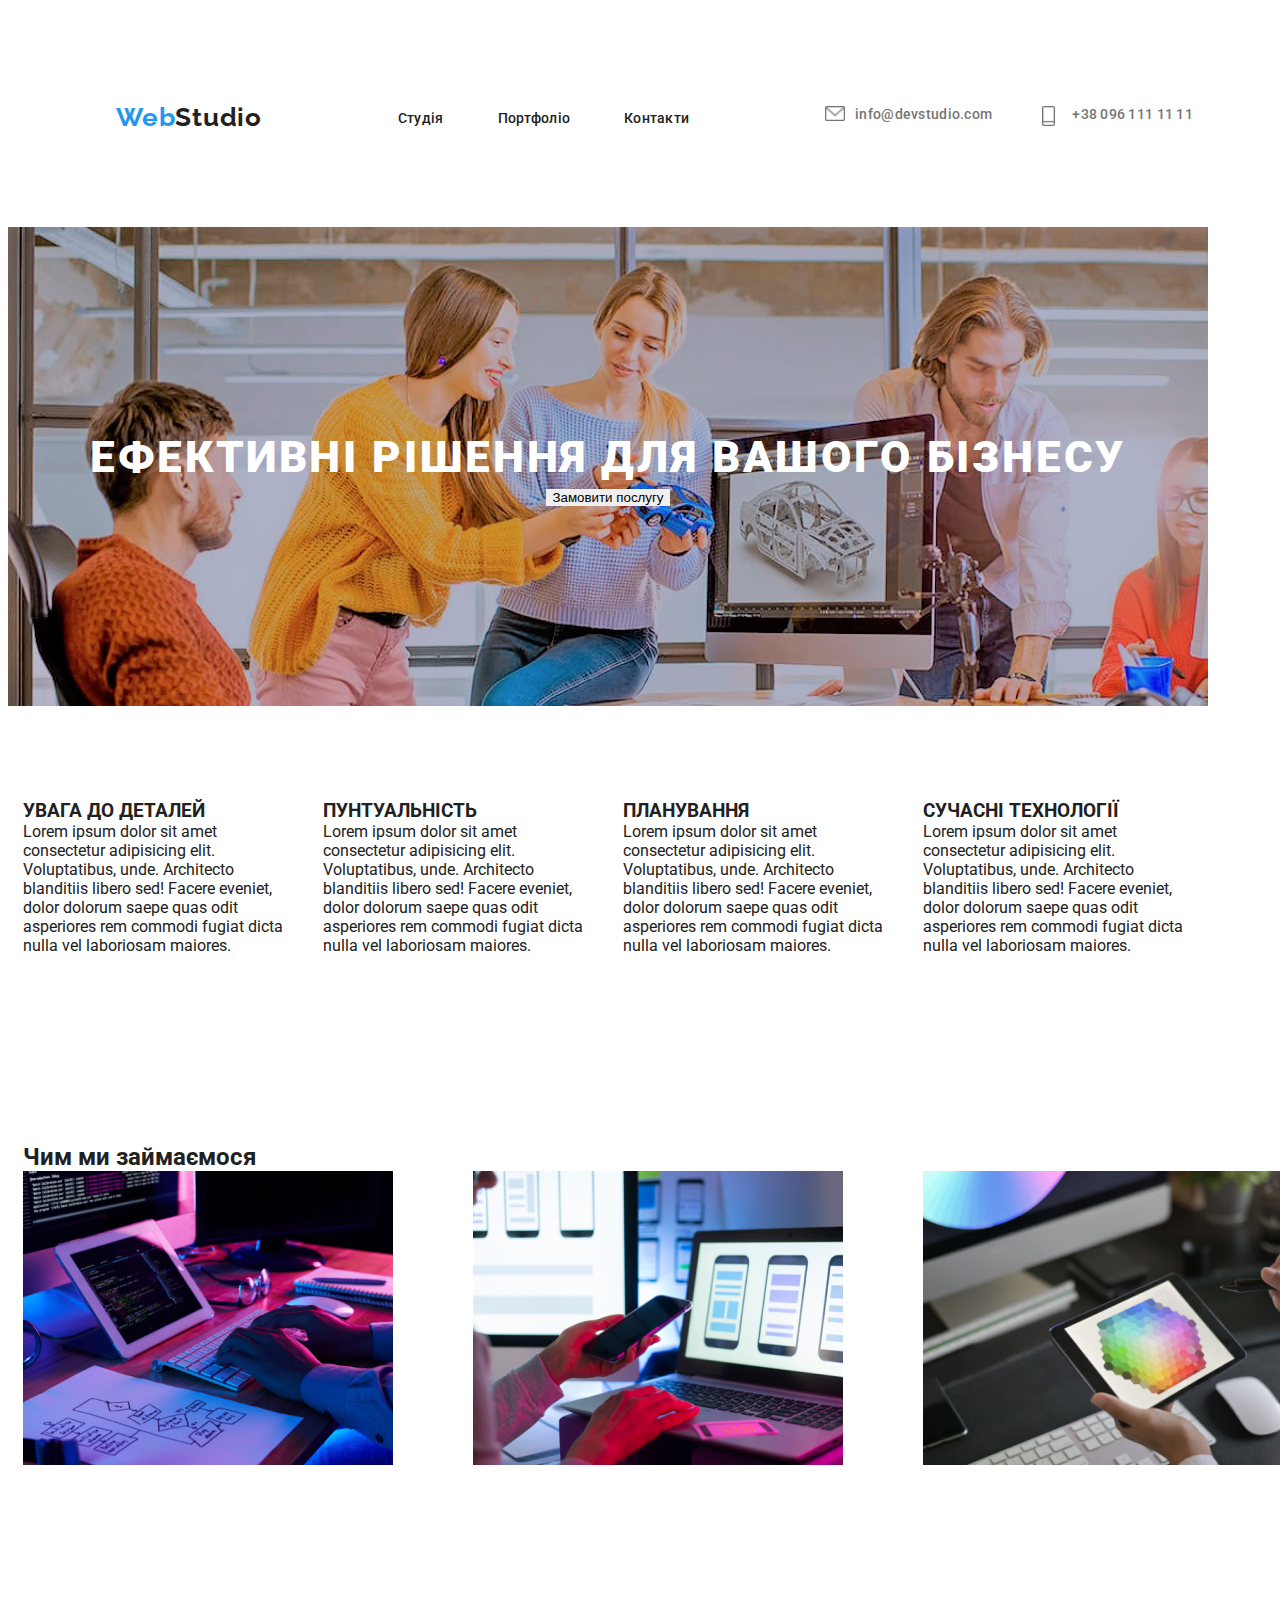
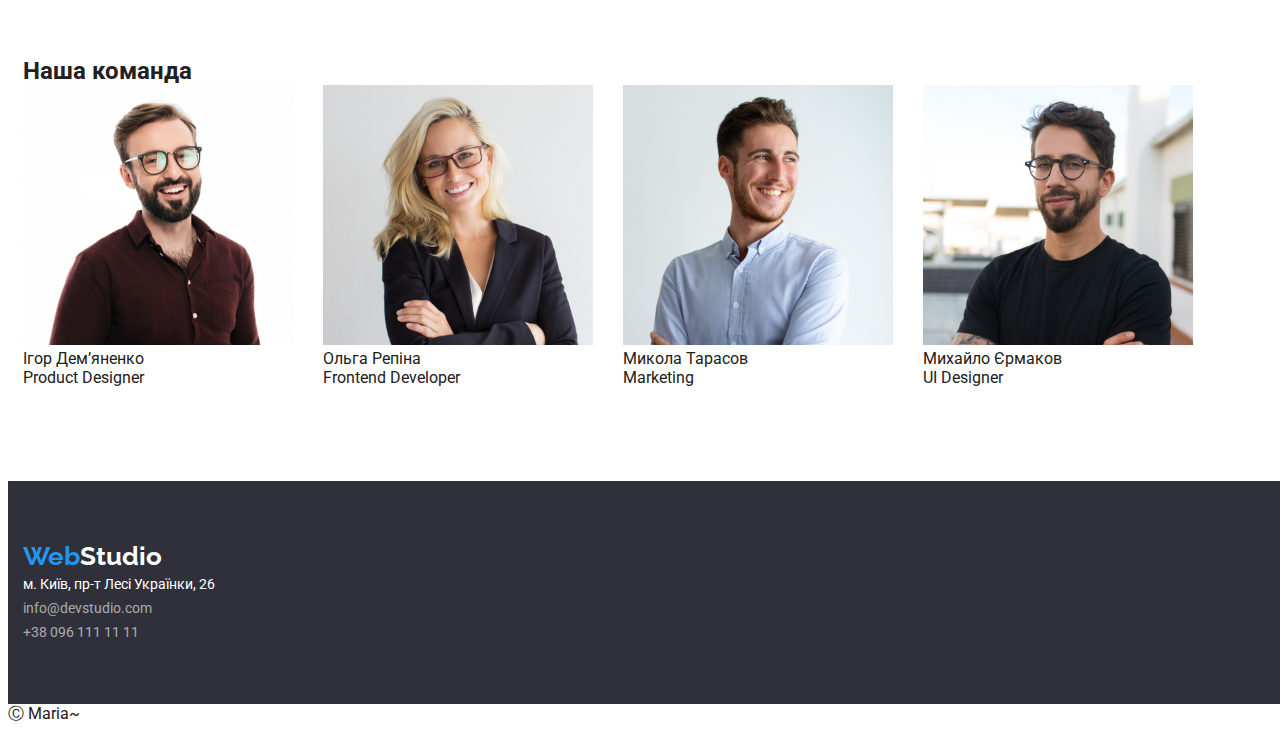
<file: index.html>
<!DOCTYPE html>
<html lang="en">

<head>
    <meta charset="UTF-8">
    <meta http-equiv="X-UA-Compatible" content="IE=edge">
    <meta name="viewport" content="width=device-width, initial-scale=1.0">
    <title>WebStudio hw9</title>
    <link rel="preconnect" href="https://fonts.googleapis.com">
    <link rel="preconnect" href="https://fonts.gstatic.com" crossorigin>
    <link
        href="https://fonts.googleapis.com/css2?family=Raleway:wght@900&family=Roboto:wght@400;500;700;900&display=swap"
        rel="stylesheet">
    <link rel="stylesheet" href="./styles.css">
</head>

<body>
    <!-- Шапка -->
    <header class="section">
        <div class="container">
            <nav>
                <a class="logo" href="./"><span>Web</span>Studio</a>
                <ul class="nav-list">
                    <li class="nav-item">
                        <a class="nav-link" href="./">Студія</a>
                    </li>
                    <li class="nav-item">
                        <a class="nav-link" href="./portfolio.html">Портфоліо</a>
                    </li>
                    <li class="nav-item">
                        <a class="nav-link" href="">Контакти</a>
                    </li>
                </ul>
                <ul class="contacts-list">
                    <li class="contact-item">
                        <a class="contact-link mail" href="mail:info@devstudio.com">info@devstudio.com</a>
                    </li>
                    <li class="contact-item">
                        <a class="contact-link phone" href="tel:+380961111111">+38 096 111 11 11</a>
                    </li>
                </ul>
            </nav>
        </div>
    </header>
    <main>
        <!-- Секція герой -->
        <section class="section hero">
            <div class="cotainer">
                <h1 class="hero-title">Ефективні рішення для вашого бізнесу</h1>
                <button class="hero-button">Замовити послугу</button>
            </div>
        </section>
        <!-- Особливості -->
        <section class="section">
            <div class="container">
                <!-- <h2>Особливості</h2> -->
                <ul class="features">
                    <li class="features-item">
                        <h3>УВАГА ДО ДЕТАЛЕЙ</h3>
                        <p>Lorem ipsum dolor sit amet consectetur adipisicing elit. Voluptatibus, unde. Architecto
                            blanditiis libero sed! Facere eveniet, dolor dolorum saepe quas odit asperiores rem commodi
                            fugiat dicta nulla vel laboriosam maiores.</p>
                    </li>
                    <li class="features-item">
                        <h3>ПУНТУАЛЬНІСТЬ</h3>
                        <p>Lorem ipsum dolor sit amet consectetur adipisicing elit. Voluptatibus, unde. Architecto
                            blanditiis libero sed! Facere eveniet, dolor dolorum saepe quas odit asperiores rem commodi
                            fugiat dicta nulla vel laboriosam maiores.</p>
                    </li>
                    <li class="features-item">
                        <h3>ПЛАНУВАННЯ</h3>
                        <p>Lorem ipsum dolor sit amet consectetur adipisicing elit. Voluptatibus, unde. Architecto
                            blanditiis libero sed! Facere eveniet, dolor dolorum saepe quas odit asperiores rem commodi
                            fugiat dicta nulla vel laboriosam maiores.</p>
                    </li>
                    <li class="features-item">
                        <h3>СУЧАСНІ ТЕХНОЛОГІЇ</h3>
                        <p>Lorem ipsum dolor sit amet consectetur adipisicing elit. Voluptatibus, unde. Architecto
                            blanditiis libero sed! Facere eveniet, dolor dolorum saepe quas odit asperiores rem commodi
                            fugiat dicta nulla vel laboriosam maiores.</p>
                    </li>
                </ul>
            </div>
        </section>
        <!-- Чим ми займаємося -->
        <section class="section">
            <div class="container">
                <h2>Чим ми займаємося</h2>
                <ul class="jobs">
                    <li class="jobs-item"><img src="./images/main/box 1.jpg" alt=""></li>
                    <li class="jobs-item"><img src="./images/main/box 2.jpg" alt=""></li>
                    <li class="jobs-item"><img src="./images/main/box 3.jpg" alt=""></li>
                </ul>
            </div>
        </section>
        <!-- Наша команда -->
        <section class="section">
            <div class="container">
                <h2>Наша команда</h2>
                <ul class="team">
                    <li class="team-item">
                        <img class="img" src="./images/main/img (4).jpg" alt="Ігор Дем'яненко">
                        <p class="name">Ігор Дем’яненко</p>
                        <p class="job">Product Designer</p>
                    </li>
                    <li class="team-item">
                        <img class="img" src="./images/main/img (1).jpg" alt="Ольга Репіна">
                        <p class="name">Ольга Репіна</p>
                        <p class="job">Frontend Developer</p>
                    </li>
                    <li class="team-item">
                        <img class="img" src="./images/main/img (2).jpg" alt="Микола Тарасов">
                        <p class="name">Микола Тарасов</p>
                        <p class="job">Marketing</p>
                    </li>
                    <li class="team-item">
                        <img class="img" src="./images/main/img (3).jpg" alt="Михайло Єрмаков">
                        <p class="name">Михайло Єрмаков</p>
                        <p class="job">UI Designer</p>
                    </li>
                </ul>
            </div>
        </section>
    </main>
    <!-- Футер -->
    <footer class="section footer">
        <div class="container">
            <a class="logo_white" href="./"><span>Web</span>Studio</a>
            <address class="address">м. Київ, пр-т Лесі Українки, 26</address>
            <ul>
                <li><a class="info" href="mail:info@devstudio.com">info@devstudio.com</a></li>
                <li><a class="info" href="tel:+38 096 111 11 11">+38 096 111 11 11</a></li>
            </ul>
        </div>
    </footer>
    <p>Ⓒ Maria~</p>
</body>

</html>
</file>
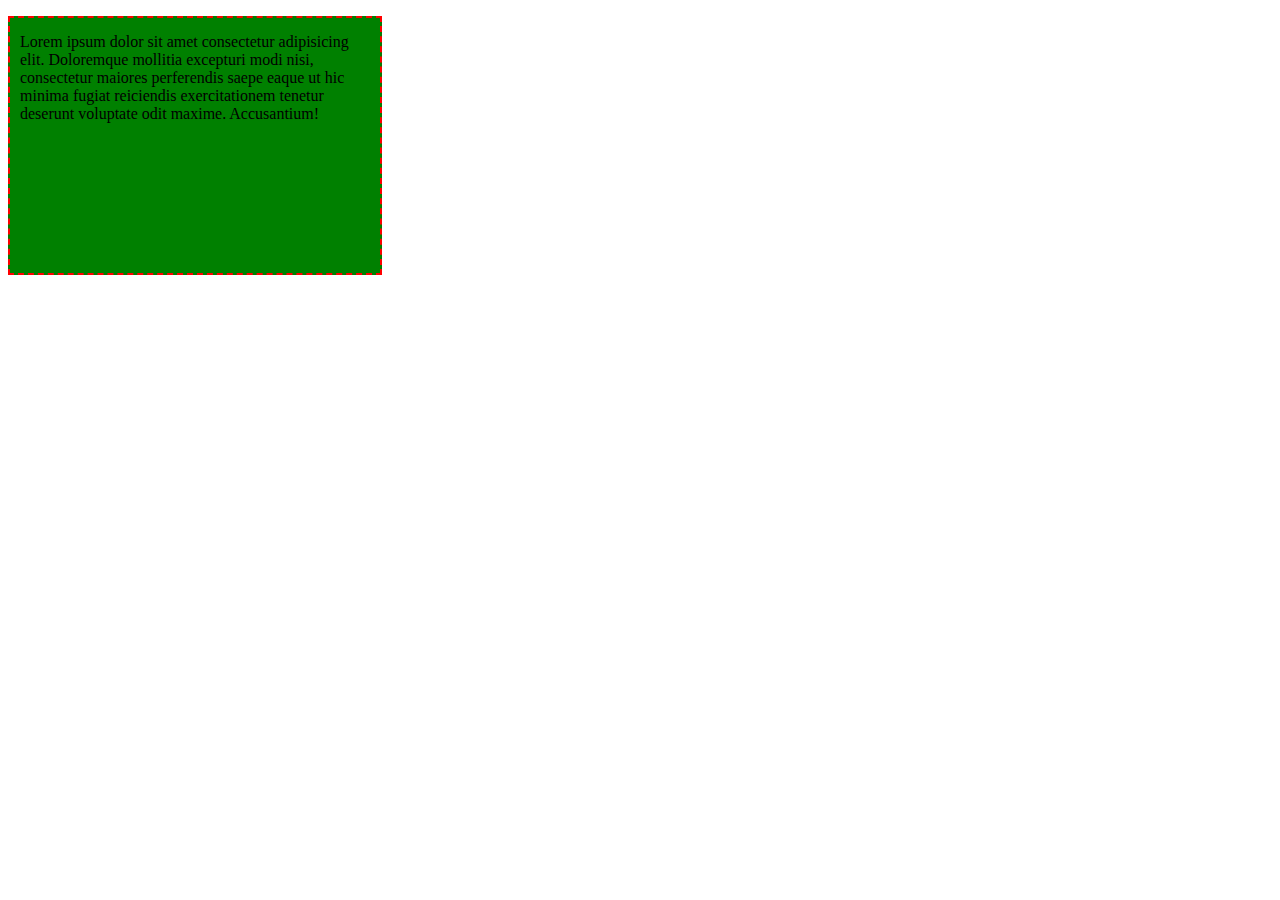
<file: inline-block.html>
<!DOCTYPE html>
<html lang="en">
<head>
    <meta charset="UTF-8">
    <meta http-equiv="X-UA-Compatible" content="IE=edge">
    <meta name="viewport" content="width=device-width, initial-scale=1.0">
    <title>Блокова модель</title>
    <style>
        p{
            width: 350px;
            height: 220px;
            padding-top: 15px;
            padding-left: 10px;
            padding-bottom: 20px;
            padding-right: 10px;
            margin-bottom: 30px;
            border: 2px dashed red;
            background-color: green;
        }
    </style>
</head>
<body>
    <p>Lorem ipsum dolor sit amet consectetur adipisicing elit. Doloremque mollitia excepturi modi nisi, consectetur maiores perferendis saepe eaque ut hic minima fugiat reiciendis exercitationem tenetur deserunt voluptate odit maxime. Accusantium!</p>
</body>
</html>
</file>
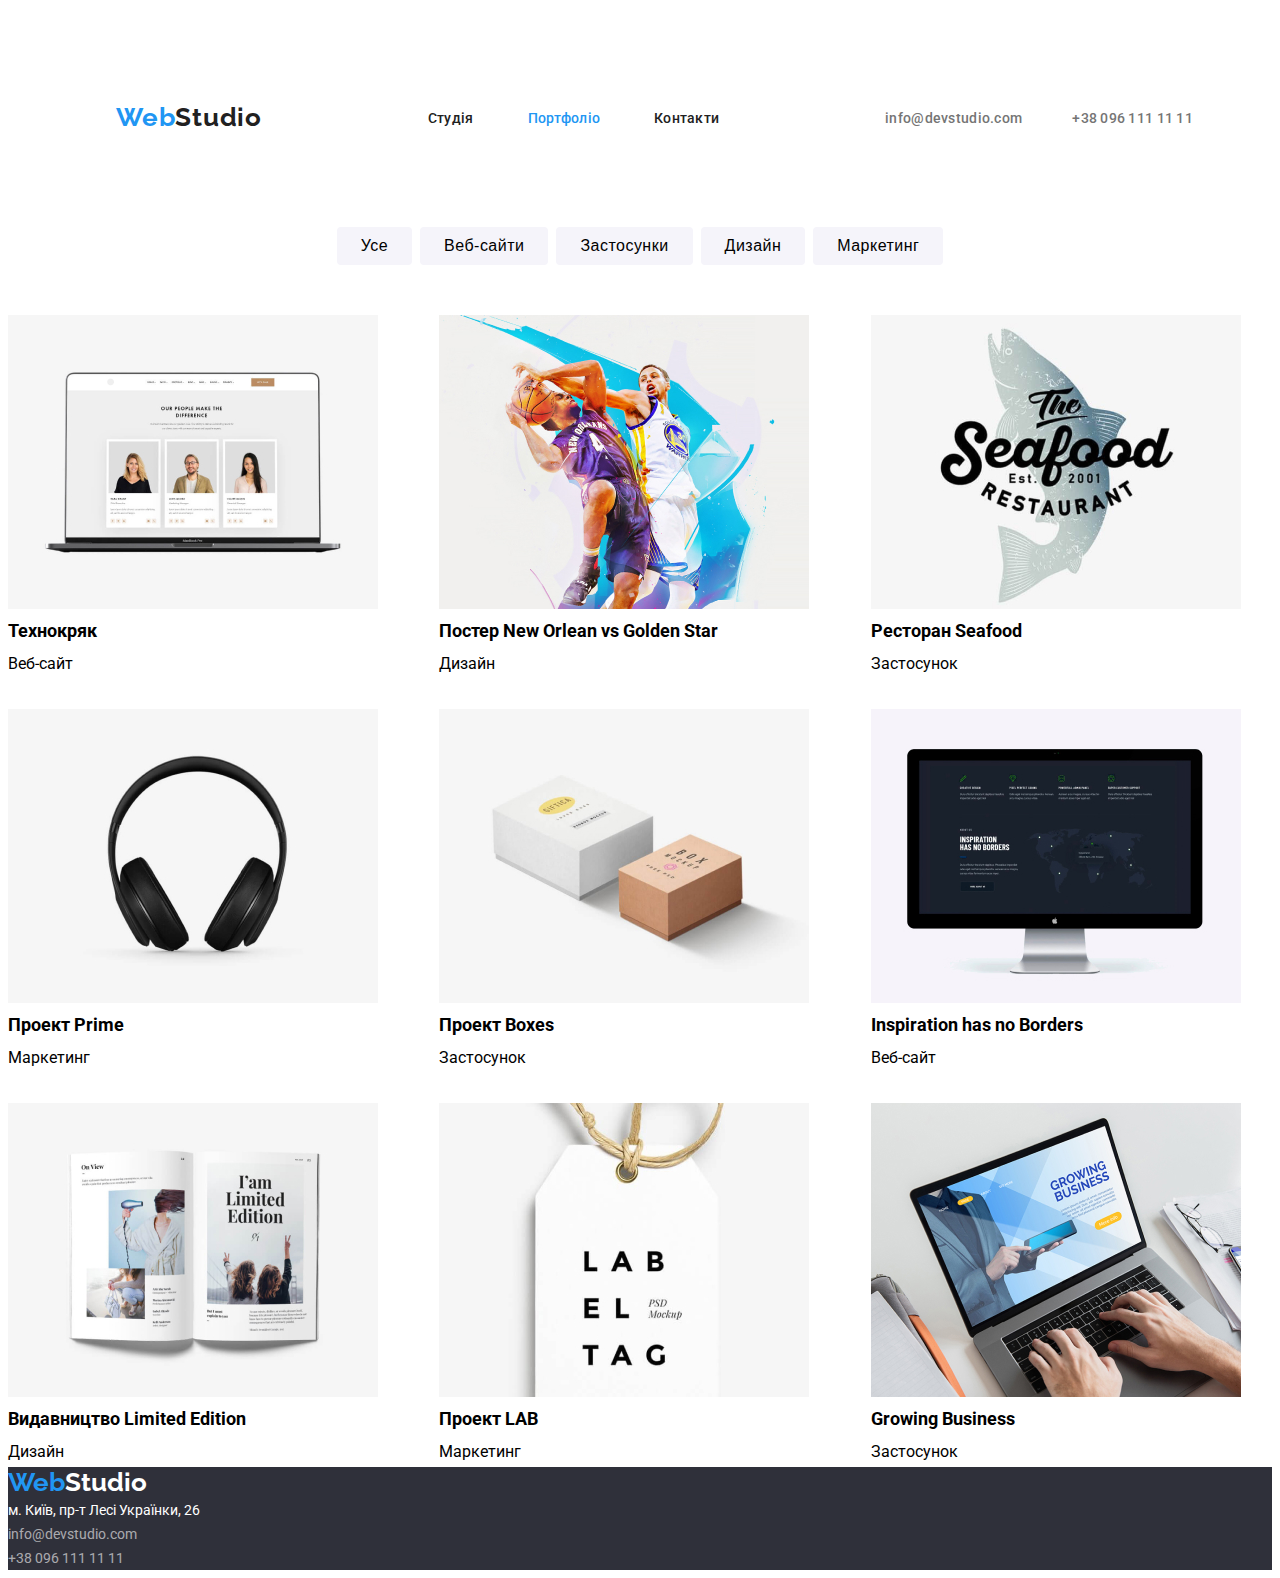
<file: portfolio.html>
<!DOCTYPE html>
<html lang="en">

<head>
    <meta charset="UTF-8">
    <meta http-equiv="X-UA-Compatible" content="IE=edge">
    <meta name="viewport" content="width=device-width, initial-scale=1.0">
    <title>Portfolio hw9</title>
    <link rel="preconnect" href="https://fonts.googleapis.com">
    <link rel="preconnect" href="https://fonts.gstatic.com" crossorigin>
    <link href="https://fonts.googleapis.com/css2?family=Raleway:wght@700&family=Roboto:wght@400;500;700&display=swap"
        rel="stylesheet">
    <link rel="stylesheet" href="./styles.css">
</head>

<body>
    <!-- Шапка -->
    <header class="section">
        <div class="container">
            <nav>
                <a class="logo" href="./index.html"><span>Web</span>Studio</a>
                <ul class="nav-list">
                    <li class="nav-item"><a class="header_text nav-link" href="./index.html">Студія</a></li>
                    <li class="nav-item"><a class="blue nav-link" href="./portfolio.html">Портфоліо</a></li>
                    <li class="nav-item"><a class="header_text nav-link" href="">Контакти</a></li>
                </ul>
                <ul class="nav-list contacts-list">
                    <li class="nav-item contact-item"><a class="contact-link" href="">info@devstudio.com</a></li>
                    <li class="nav-item contact-item"><a class="contact-link" href="">+38 096 111 11 11</a></li>
                </ul>
            </nav>
        </div>
    </header>
    <main>
        <!-- Секція з розділами -->
        <!-- Я зробила кнопками, але тут мабуть можна зробити ссилки замість кнопок -->
        <section>
            <ul class="filter">
                <li class="filter-item"><button type="button" class="filter-btn">Усе</button></li>
                <li class="filter-item"><button type="button" class="filter-btn">Веб-сайти</button></li>
                <li class="filter-item"><button type="button" class="filter-btn">Застосунки</button></li>
                <li class="filter-item"><button type="button" class="filter-btn">Дизайн</button></li>
                <li class="filter-item"><button type="button" class="filter-btn">Маркетинг</button></li>
            </ul>
        </section>
        <!-- Головна секція -->
        <section>
            <ul class="examples">
                <li class="examples-link">
                    <a href="">
                        <img src="./images/laptop.jpg" alt="">
                        <h2 class="img_title">Технокряк</h2>
                        <p class="img_text">Веб-сайт</p>
                    </a>
                </li>
                <li class="examples-link">
                    <a href="">
                        <img src="./images/sport.jpg" alt="">
                        <h2 class="img_title">Постер New Orlean vs Golden Star</h2>
                        <p class="img_text">Дизайн</p>
                    </a>
                </li>
                <li class="examples-link">
                    <a href="">
                        <img src="./images/seafood_rest.jpg" alt="">
                        <h2 class="img_title">Ресторан Seafood</h2>
                        <p class="img_text">Застосунок</p>
                    </a>
                </li>
                <li class="examples-link">
                    <a href="">
                        <img src="./images/headphones.jpg" alt="">
                        <h2 class="img_title">Проект Prime</h2>
                        <p class="img_text">Маркетинг</p>
                    </a>
                </li>
                <li class="examples-link">
                    <a href="">
                        <img src="./images/boxes.jpg" alt="">
                        <h2 class="img_title">Проект Boxes</h2>
                        <p class="img_text">Застосунок</p>
                    </a>
                </li>
                <li class="examples-link">
                    <a href="">
                        <img src="./images/monitor.jpg" alt="">
                        <h2 class="img_title">Inspiration has no Borders</h2>
                        <p class="img_text">Веб-сайт</p>
                    </a>
                </li>
                <li class="examples-link">
                    <a href="">
                        <img src="./images/book.jpg" alt="">
                        <h2 class="img_title">Видавництво Limited Edition</h2>
                        <p class="img_text">Дизайн</p>
                    </a>
                </li>
                <li class="examples-link">
                    <a href="">
                        <img src="./images/label_tag.jpg" alt="">
                        <h2 class="img_title">Проект LAB</h2>
                        <p class="img_text">Маркетинг</p>
                    </a>
                </li>
                <li class="examples-link">
                    <a href="">
                        <img src="./images/gr_business.jpg" alt="">
                        <h2 class="img_title">Growing Business</h2>
                        <p class="img_text">Застосунок</p>
                    </a>
                </li>
            </ul>
        </section>
    </main>
    <!-- Футер -->
    <footer class="footer">
        <a class="logo_white" href="./"><span>Web</span>Studio</a>
        <address class="address">м. Київ, пр-т Лесі Українки, 26</address>
        <ul>
            <li><a class="info" href="mail:info@devstudio.com">info@devstudio.com</a></li>
            <li><a class="info" href="tel:+38 096 111 11 11">+38 096 111 11 11</a></li>
        </ul>
    </footer>
</body>

</html>
</file>
<file: styles.css>
:root {
    --accent-color: #2196F3;
    --primary-text-color: #212121;
    --secondary-text-color: #757575;
    --thirdly-text-color: #FFFFFF;
    --backgroud-color: #2F303A;
}

/* Загальні стилі */
body {
    font-family: "Roboto", sans-serif;
    color: var(--primary-text-color);
}

*,
*::before,
*::after {
    box-sizing: border-box;
}

h1,
h2,
h3,
p,
ul {
    margin: 0;
    padding: 0;
}

a {
    margin: 0;
    padding: 0;
    color: var(--primary-text-color);
    text-decoration: none;
}

ul {
    list-style: none;
}

/* Головна сторінка */

.section {
    width: 1600px;
    padding-top: 94px;
    padding-bottom: 94px;
}

.container {
    width: 1200px;
    padding-left: 15px;
    padding-right: 15px;
    margin-right: auto;
}

/* Хедер */
.section.header {
    padding-top: 24px;
    padding-bottom: 25px;
}

.container nav {
    display: flex;
    align-items: center;
    justify-content: space-evenly;
}

.logo {
    font-family: 'Raleway';
    font-style: normal;
    font-weight: 700;
    font-size: 26px;
    line-height: 31px;
    letter-spacing: 0.03em;
    color: var(--primary-text-color);
    margin-right: auto;
    margin-left: 0;
}

/* .logo {
    font-family: 'Raleway';
    font-style: normal;
    font-weight: 700;
    font-size: 26px;
    line-height: 31px;
    color: black;
} */

.logo span {
    color: var(--accent-color);
}

nav {
    margin-left: 93px;
}

.nav-list {
    display: flex;
}

.nav-item:not(:first-child) {
    margin-left: 54px;
}

.nav-link,
.contact-link {
    /* font-family: 'Roboto'; */
    font-style: normal;
    font-weight: 500;
    font-size: 14px;
    line-height: 16px;
    letter-spacing: 0.02em;
    color: var(--primary-text-color);
}

.nav-link:hover,
.nav-link:focus,
.contact-link:hover,
.contact-link:focus {
    color: var(--accent-color);
}

.contact-link {
    color: var(--secondary-text-color);
    display: inline-flex;
}

/* Іконки до пошти і телефону */
.mail::before{
    content: "";
    width: 20px;
    height: 20px;
    margin-right: 10px;
    background-image: url("./images/main/envelope.png");
    background-size: contain;
    background-repeat: no-repeat;
}

.phone::before{
    content: "";
    width: 20px;
    height: 20px;
    margin-right: 10px;
    background-image: url("./images/main/Vector.png");
    background-size: contain;
    background-repeat: no-repeat;
}



.contacts-list {
    display: flex;
    margin-left: auto;
}

.contact-item:not(:first-child) {
    margin-left: 50px;
}


/* Сeкція герой */
.hero {
    padding-top: 200px;
    padding-bottom: 200px;
    text-align: center;
    background-image: url(./images/main/bgci.jpg);
    width: 1200px;
}

.section.hero,
.section.foooter {
    background-color: var(--backgroud-color);
}

.hero-title {
    font-style: normal;
    font-weight: 900;
    font-size: 44px;
    line-height: 60px;
    text-align: center;
    letter-spacing: 0.06em;
    text-transform: uppercase;
    color: var(--thirdly-text-color);
}

/* Особливості */
.features {
    display: flex;
    justify-content: space-between;
}

.features-item {
    width: 270px;
}

/* Чим ми займаємося */
.jobs {
    display: flex;
    justify-content: space-between;
}

.jobs-item {
    width: 270px;
}

/* Наша команда */
.team {
    display: flex;
    justify-content: space-between;
}

.team-item {
    width: 270px;
}

.img {
    width: 270px;
}

/* Футер */
.section.footer {
    padding-top: 60px;
    padding-bottom: 60px;
}

.logo_white {
    font-family: 'Raleway';
    font-style: normal;
    font-weight: 700;
    font-size: 26px;
    line-height: 31px;
    color: white;
}

.address {
    font-family: 'Roboto';
    font-style: normal;
    font-weight: 400;
    font-size: 14px;
    line-height: 24px;
    color: white;
}

.info {
    font-family: 'Roboto';
    font-style: normal;
    font-weight: 400;
    font-size: 14px;
    line-height: 24px;
    color: rgba(255, 255, 255, 0.6);
}

.blue {
    font-family: 'Roboto';
    font-style: normal;
    font-weight: 500;
    font-size: 14px;
    line-height: 16px;
    color: #2196F3;
}

/* Портфоліо */

/* Кнопки фільтру */
.filter {
    display: flex;
    justify-content: center;
    margin-bottom: 50px;
}

.filter-item:not(:last-child) {
    margin-right: 8px;
}

.filter-btn {
    border: none;
    border-radius: 4px;
    padding: 6px 24px;
    background: #F5F4FA;
    font-weight: 500;
    font-size: 16px;
    line-height: 26px;
    text-align: center;
    letter-spacing: 0.03em;
}

.filter-btn:hover,
.filter-btn:focus {
    background-color: var(--accent-color);
    color: var(--thirdly-text-color);
    box-shadow: 0px 3px 1px rgba(0, 0, 0, 0.1),
        0px 1px 2px rgba(0, 0, 0, 0.08),
        0px 2px 2px rgba(0, 0, 0, 0.12);
}

/* Приклади в портфоліо */
.examples {
    display: flex;
    flex-wrap: wrap;
    margin: -15px;
}

.examples-link {
    width: calc((100% - 30px * 3) / 3);
    margin: 15px;
    /* margin-left: 30px; */
}

body {
    font-family: "Roboto", sans-serif;
}

a {
    text-decoration: none;
    color: black;
}

span {
    color: #2196F3;
}

.contacts-list {
    justify-content: flex-end;
}

.blue {
    font-family: 'Roboto';
    font-style: normal;
    font-weight: 500;
    font-size: 14px;
    line-height: 16px;
    color: #2196F3;
}

.header_text {
    font-family: 'Roboto';
    font-style: normal;
    font-weight: 500;
    font-size: 14px;
    line-height: 16px;
}

.header_info {
    font-family: 'Roboto';
    font-style: normal;
    font-weight: 500;
    font-size: 14px;
    line-height: 16px;
    letter-spacing: 0.02em;
    color: #757575;
}

button {
    border: none;
}

.backgr_blue {
    background: #2196F3;
    color: white;
    border-radius: 4px;
}

.grey {
    background: #F5F4FA;
    border-radius: 4px;
}

.img_title {
    font-family: 'Roboto';
    font-style: normal;
    font-weight: 700;
    font-size: 18px;
    line-height: 36px;
}

.img_text {
    font-family: 'Roboto';
    font-style: normal;
    font-weight: 400;
    font-size: 16px;
    line-height: 30px;
}

.footer {
    background-color: #2F303A;
}

.logo_white {
    font-family: 'Raleway';
    font-style: normal;
    font-weight: 700;
    font-size: 26px;
    line-height: 31px;
    color: white;
}

.address {
    font-family: 'Roboto';
    font-style: normal;
    font-weight: 400;
    font-size: 14px;
    line-height: 24px;
    color: white;
}

.info {
    font-family: 'Roboto';
    font-style: normal;
    font-weight: 400;
    font-size: 14px;
    line-height: 24px;
    color: rgba(255, 255, 255, 0.6);
}
</file>
